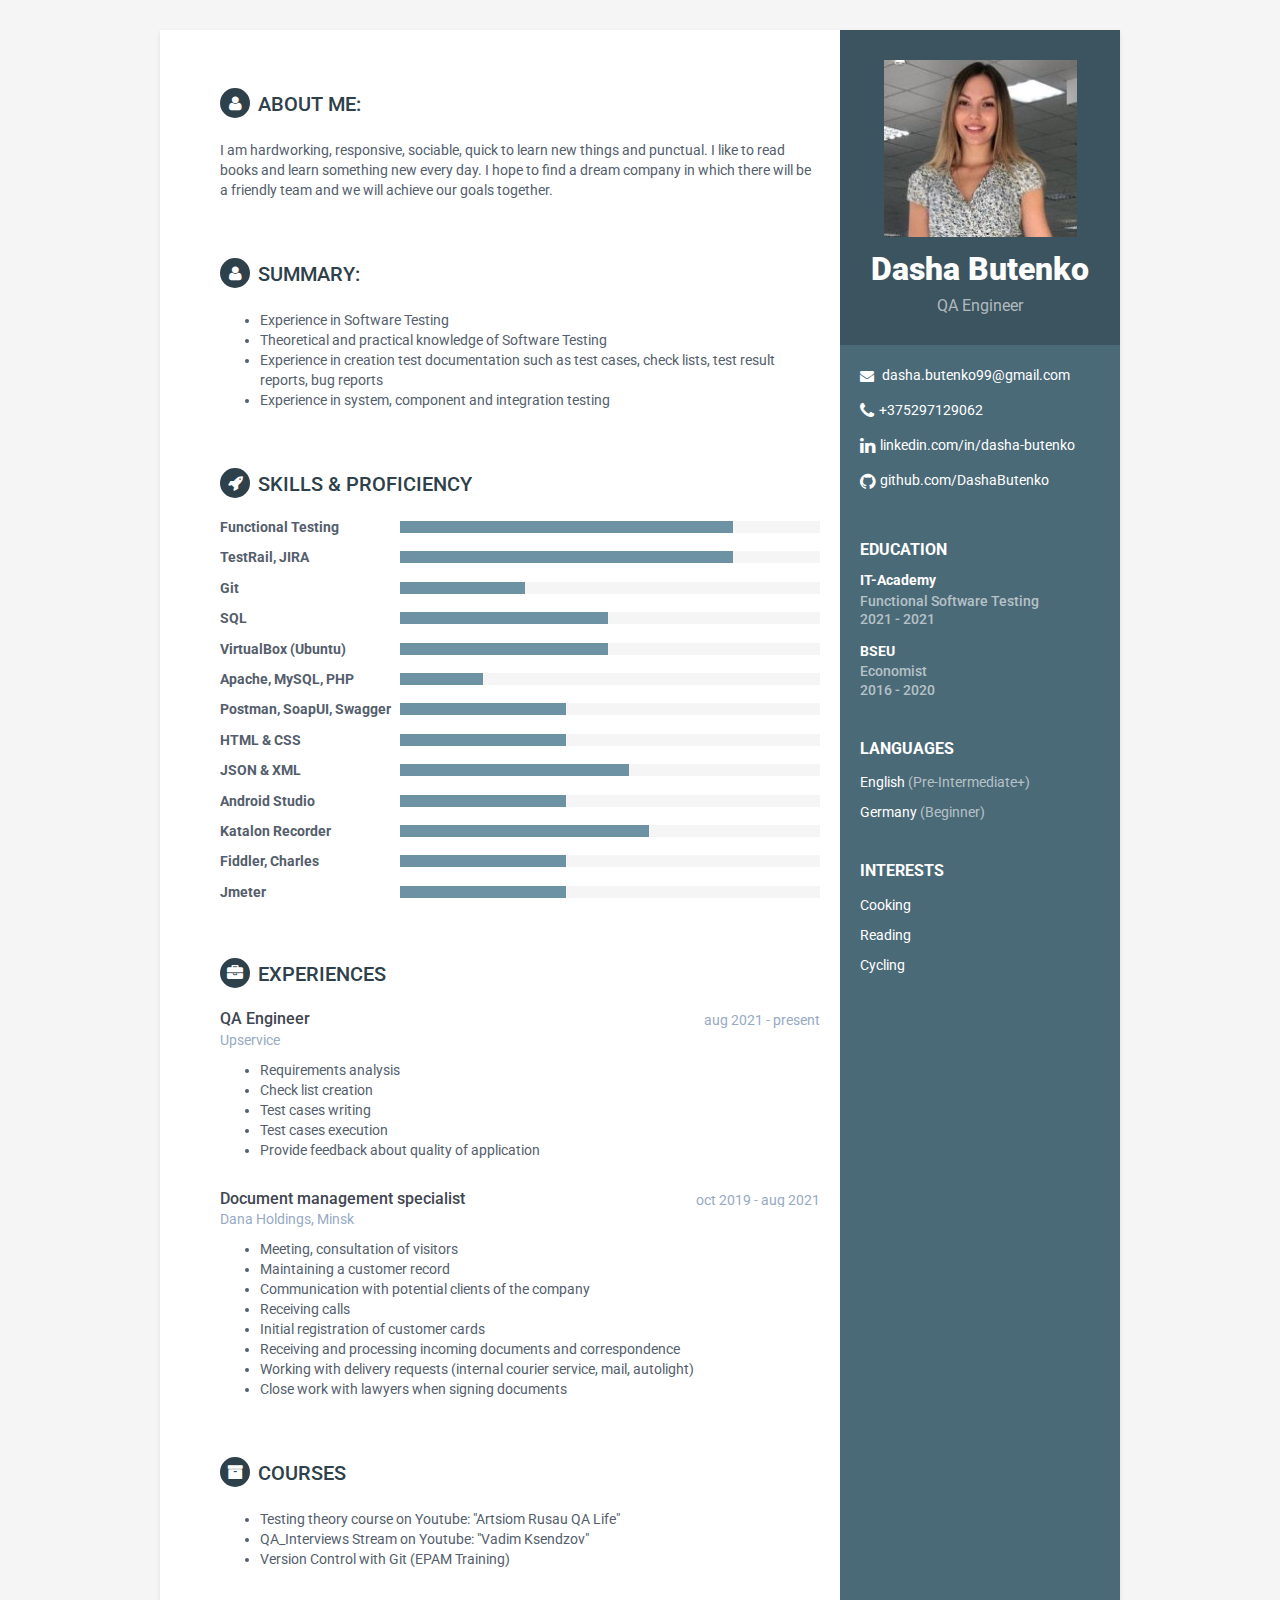
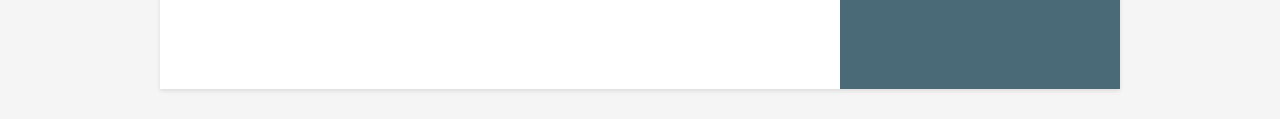
<file: index.html>
<!DOCTYPE html>
<!--[if IE 8]> <html lang="en" class="ie8"> <![endif]-->  
<!--[if IE 9]> <html lang="en" class="ie9"> <![endif]-->  
<!--[if !IE]><!--> <html lang="en"> <!--<![endif]-->  
<head>
    <title>Dasha Butenko</title>
    <!-- Meta -->
    <meta charset="utf-8">
    <meta http-equiv="X-UA-Compatible" content="IE=edge">
    <meta name="viewport" content="width=device-width, initial-scale=1.0">
    <meta name="description" content="Responsive HTML5 Resume/CV Template for Developers">
    <meta name="author" content="Xiaoying Riley at 3rd Wave Media">    
    <link rel="shortcut icon" href="favicon.ico">  
    <link href='https://fonts.googleapis.com/css?family=Roboto:400,500,400italic,300italic,300,500italic,700,700italic,900,900italic' rel='stylesheet' type='text/css'>
    <!-- Global CSS -->
    <link rel="stylesheet" href="assets/plugins/bootstrap/css/bootstrap.min.css">   
    <!-- Plugins CSS -->
    <link rel="stylesheet" href="assets/plugins/font-awesome/css/font-awesome.css">
    
    <!-- Theme CSS -->  
    <link id="theme-style" rel="stylesheet" href="assets/css/styles-6.css">
    <!-- HTML5 shim and Respond.js for IE8 support of HTML5 elements and media queries -->
    <!--[if lt IE 9]>
      <script src="https://oss.maxcdn.com/html5shiv/3.7.2/html5shiv.min.js"></script>
      <script src="https://oss.maxcdn.com/respond/1.4.2/respond.min.js"></script>
    <![endif]-->
</head> 

<body>
    <div class="wrapper">
        <div class="sidebar-wrapper">
            <div class="profile-container">
                <img class="profile" src="assets/images/me.jpg" alt="" />
                <h1 class="name">Dasha Butenko</h1>
                <h3 class="tagline">QA Engineer</h3>
            </div><!--//profile-container-->
            
            <div class="contact-container container-block">
                <ul class="list-unstyled contact-list">
                    <li class="email"><i class="fa fa-envelope"></i>
                <a href="mailto:dasha.butenko99@gmail.com">dasha.butenko99@gmail.com</a></li>
                    <li class="phone"><i class="fa fa-phone"></i><a href="tel:+375297129062">+375297129062</a></li>
                    <li class="linkedin"><i class="fa fa-linkedin"></i><a href="https://www.linkedin.com/in/dasha-butenko/" target="_blank">linkedin.com/in/dasha-butenko</a></li>
                    <li class="github"><i class="fa fa-github"></i><a href="https://github.com/DashaButenko" target="_blank">github.com/DashaButenko</a></li>
                </ul>
            </div><!--//contact-container-->
            <div class="education-container container-block">
                <h2 class="container-block-title">Education</h2>
                <div class="item">
                    <h4 class="degree">IT-Academy</h4>
                    <h5 class="meta">Functional Software Testing</h5>
                    <div class="time">2021 - 2021</div>
                </div><!--//item-->
                <div class="item">                                             <h4 class="degree">BSEU</h4>
                    <h5 class="meta">Economist</h5>
                    <div class="time">2016 - 2020</div>

                </div><!--//item-->
            </div><!--//education-container-->
            
            <div class="languages-container container-block">
                <h2 class="container-block-title">Languages</h2>
                <ul class="list-unstyled interests-list">
                    <li>English <span class="lang-desc">(Pre-Intermediate+)</span></li>
                    <li>Germany <span class="lang-desc">(Beginner)</span></li>
                </ul>
            </div><!--//interests-->
            
            <div class="interests-container container-block">
                <h2 class="container-block-title">Interests</h2>
                <ul class="list-unstyled interests-list">
                    <li>Cooking</li>
                    <li>Reading</li>
                    <li>Cycling</li>
                </ul>
            </div><!--//interests-->
            
        </div><!--//sidebar-wrapper-->
        
        <div class="main-wrapper">
            
            <section class="section summary-section">
                <h2 class="section-title"><i class="fa fa-user"></i>About me:</h2>
                <div class="summary">
                    <hi>I am hardworking, responsive, sociable, quick to learn new things and punctual. I like to read books and learn something new every day. I hope to find a dream company in which there will be a friendly team and we will achieve our goals together.</hi>
        
                </div><!--//summary-->
            </section><!--//section-->
            
            <section class="section summary-section">
                <h2 class="section-title"><i class="fa fa-user"></i>Summary:</h2>
                <div class="summary">
                    <ul>
                        <li>Experience in Software Testing</li>
                        <li>Theoretical and practical knowledge of Software Testing</li>
                        <li>Experience in creation test documentation such as test cases, check lists, test result reports, bug reports</li>
                        <li>Experience in system, component and integration testing</li>
                </div><!--//summary-->
            </section><!--//section-->
            
             <section class="skills-section section">
                <h2 class="section-title"><i class="fa fa-rocket"></i>Skills &amp; Proficiency</h2>
                <div class="skillset">        
                    <div class="item">
                        <h3 class="level-title">Functional Testing</h3>
                        <div class="level-bar">
                            <div class="level-bar-inner" data-level="80%">
                            </div>                                      
                        </div><!--//level-bar-->                                 
                    </div><!--//item-->
                    <div class="item">
                        <h3 class="level-title">TestRail, JIRA</h3>
                        <div class="level-bar">
                            <div class="level-bar-inner" data-level="80%">
                            </div>                                      
                        </div><!--//level-bar-->                                 
                    </div><!--//item-->

                    <div class="item">
                        <h3 class="level-title">Git</h3>
                        <div class="level-bar">
                            <div class="level-bar-inner" data-level="30%">
                            </div>                                      
                        </div><!--//level-bar-->                                 
                    </div><!--//item-->
                    
                    <div class="item">
                        <h3 class="level-title">SQL</h3>
                        <div class="level-bar">
                            <div class="level-bar-inner" data-level="50%">
                            </div>                                      
                        </div><!--//level-bar-->                                 
                    </div><!--//item-->
                    
                    
                     <div class="item">
                        <h3 class="level-title">VirtualBox (Ubuntu) </h3>
                        <div class="level-bar">
                            <div class="level-bar-inner" data-level="50%">
                            </div>                                      
                        </div><!--//level-bar-->                                 
                    </div><!--//item-->
                    
                    <div class="item">
                        <h3 class="level-title">Apache, MySQL, PHP</h3>
                        <div class="level-bar">
                            <div class="level-bar-inner" data-level="20%">
                            </div>                                      
                        </div><!--//level-bar-->                                 
                    </div><!--//item-->
                    
                    <div class="item">
                        <h3 class="level-title">Postman, SoapUI, Swagger</h3>
                        <div class="level-bar">
                            <div class="level-bar-inner" data-level="40%">
                            </div>                                      
                        </div><!--//level-bar-->                                 
                    </div><!--//item-->
                    
                    <div class="item">
                        <h3 class="level-title">HTML &amp; CSS</h3>
                        <div class="level-bar">
                            <div class="level-bar-inner" data-level="40%">
                            </div>                                      
                        </div><!--//level-bar-->                                 
                    </div><!--//item-->  
                    
                        <div class="item">
                        <h3 class="level-title">JSON &amp; XML </h3>
                        <div class="level-bar">
                            <div class="level-bar-inner" data-level="55%">
                            </div>                                      
                        </div><!--//level-bar-->                                 
                    </div><!--//item-->
                    <div class="item">
                        <h3 class="level-title">Android Studio</h3>
                        <div class="level-bar">
                            <div class="level-bar-inner" data-level="40%">
                            </div>                                      
                        </div><!--//level-bar-->                                 
                    </div><!--//item--> 
                    
                    <div class="item">
                        <h3 class="level-title">Katalon Recorder</h3>
                        <div class="level-bar">
                            <div class="level-bar-inner" data-level="60%">
                            </div>                                      
                        </div><!--//level-bar-->                                 
                    </div><!--//item-->
                    <div class="item">
                        <h3 class="level-title">Fiddler, Charles</h3>
                        <div class="level-bar">
                            <div class="level-bar-inner" data-level="40%">
                            </div>                                      
                        </div><!--//level-bar-->                                 
                    </div><!--//item-->
                    <div class="item">
                        <h3 class="level-title">Jmeter</h3>
                        <div class="level-bar">
                            <div class="level-bar-inner" data-level="40%">
                            </div>                                      
                        </div><!--//level-bar-->                                 
                    </div><!--//item-->



                    
                       </div><!--//summary-->
            </section><!--//section-->
            
            <section class="section experiences-section">
                <h2 class="section-title"><i class="fa fa-briefcase"></i>Experiences</h2>
                
                <div class="item">
                    <div class="meta">
                        <div class="upper-row">
                            <h3 class="job-title">QA Engineer</h3>
                            <div class="time">aug 2021 - present</div>
                        </div><!--//upper-row-->
                        <div class="company">Upservice</div>
                        <ul>
                        <li>Requirements analysis</li>
                        <li>Check list creation</li>
                        <li>Test cases writing</li>
                        <li>Test cases execution</li>
                        <li>Provide feedback about quality of application</li>
                        </ul>
                     
                    </div><!--//details-->
                </div><!--//item-->
                
                <div class="item">
                    <div class="meta">
                        <div class="upper-row">
                            <h3 class="job-title">Document management specialist</h3>
                            <div class="time">oct 2019 - aug 2021</div>
                        </div><!--//upper-row-->
                        <div class="company">Dana Holdings, Minsk</div>
                        <ul>
                        <li>Meeting, consultation of visitors</li>
                        <li>Maintaining a customer record</li>
                        <li>Communication with potential clients of the company</li>
                        <li>Receiving calls</li>
                        <li>Initial registration of customer cards</li>
                        <li>Receiving and processing incoming documents and correspondence</li>
                        <li>Working with delivery requests (internal courier service, mail, autolight)</li>
                        <li>Сlose work with lawyers when signing documents</li>
                        </ul>
                     
                    </div><!--//details-->
                </div><!--//item-->
                
    
                
            </section><!--//section-->
            
            <section class="section projects-section">
                <h2 class="section-title"><i class="fa fa-archive"></i>Courses</h2>
                <div class="intro">
                    <p> 
                       <ul>
                           <li>Testing theory course on Youtube: "Artsiom Rusau QA Life"</li>
                           <li>QA_Interviews Stream on Youtube: "Vadim Ksendzov"</li>
                     
                     <li>Version Control with Git (EPAM Training)</li> </ul> </p>
                    
                </div><!--//intro-->
                

    <script type="text/javascript" src="assets/plugins/jquery-1.11.3.min.js"></script>
    <script type="text/javascript" src="assets/plugins/bootstrap/js/bootstrap.min.js"></script>    
    <!-- custom js -->
    <script type="text/javascript" src="assets/js/main.js"></script>            
</body>
</html>
</file>
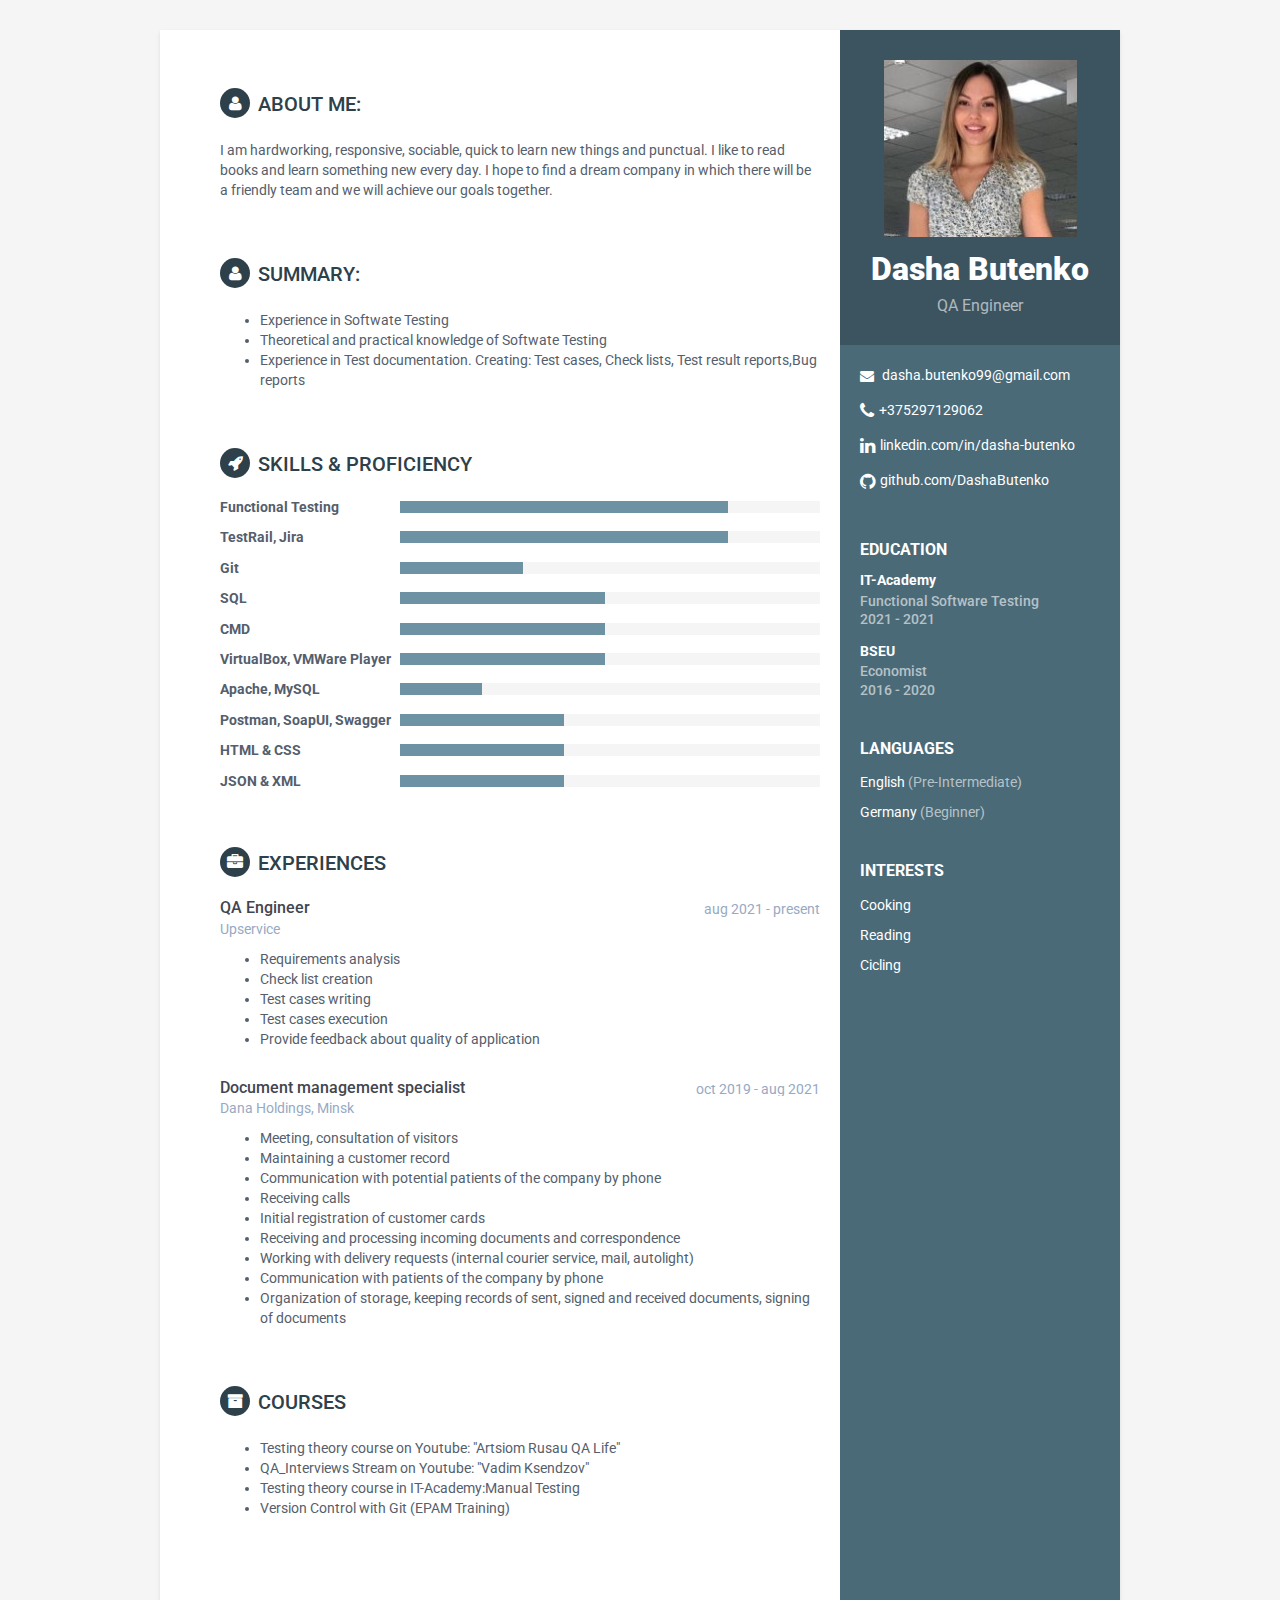
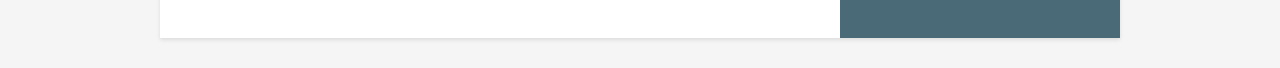
<file: resume/index.html>
<!DOCTYPE html>
<!--[if IE 8]> <html lang="en" class="ie8"> <![endif]-->  
<!--[if IE 9]> <html lang="en" class="ie9"> <![endif]-->  
<!--[if !IE]><!--> <html lang="en"> <!--<![endif]-->  
<head>
    <title>Resume/Dasha Butenko</title>
    <!-- Meta -->
    <meta charset="utf-8">
    <meta http-equiv="X-UA-Compatible" content="IE=edge">
    <meta name="viewport" content="width=device-width, initial-scale=1.0">
    <meta name="description" content="Responsive HTML5 Resume/CV Template for Developers">
    <meta name="author" content="Xiaoying Riley at 3rd Wave Media">    
    <link rel="shortcut icon" href="favicon.ico">  
    <link href='https://fonts.googleapis.com/css?family=Roboto:400,500,400italic,300italic,300,500italic,700,700italic,900,900italic' rel='stylesheet' type='text/css'>
    <!-- Global CSS -->
    <link rel="stylesheet" href="assets/plugins/bootstrap/css/bootstrap.min.css">   
    <!-- Plugins CSS -->
    <link rel="stylesheet" href="assets/plugins/font-awesome/css/font-awesome.css">
    
    <!-- Theme CSS -->  
    <link id="theme-style" rel="stylesheet" href="assets/css/styles-6.css">
    <!-- HTML5 shim and Respond.js for IE8 support of HTML5 elements and media queries -->
    <!--[if lt IE 9]>
      <script src="https://oss.maxcdn.com/html5shiv/3.7.2/html5shiv.min.js"></script>
      <script src="https://oss.maxcdn.com/respond/1.4.2/respond.min.js"></script>
    <![endif]-->
</head> 

<body>
    <div class="wrapper">
        <div class="sidebar-wrapper">
            <div class="profile-container">
                <img class="profile" src="assets/images/me.jpg" alt="" />
                <h1 class="name">Dasha Butenko</h1>
                <h3 class="tagline">QA Engineer</h3>
            </div><!--//profile-container-->
            
            <div class="contact-container container-block">
                <ul class="list-unstyled contact-list">
                    <li class="email"><i class="fa fa-envelope"></i>
                <a href="mailto:dasha.butenko99@gmail.com">dasha.butenko99@gmail.com</a></li>
                    <li class="phone"><i class="fa fa-phone"></i><a href="tel:+375297129062">+375297129062</a></li>
                    <li class="linkedin"><i class="fa fa-linkedin"></i><a href="https://www.linkedin.com/in/dasha-butenko/" target="_blank">linkedin.com/in/dasha-butenko</a></li>
                    <li class="github"><i class="fa fa-github"></i><a href="https://github.com/DashaButenko" target="_blank">github.com/DashaButenko</a></li>
                </ul>
            </div><!--//contact-container-->
            <div class="education-container container-block">
                <h2 class="container-block-title">Education</h2>
                <div class="item">
                    <h4 class="degree">IT-Academy</h4>
                    <h5 class="meta">Functional Software Testing</h5>
                    <div class="time">2021 - 2021</div>
                </div><!--//item-->
                <div class="item">                                             <h4 class="degree">BSEU</h4>
                    <h5 class="meta">Economist</h5>
                    <div class="time">2016 - 2020</div>

                </div><!--//item-->
            </div><!--//education-container-->
            
            <div class="languages-container container-block">
                <h2 class="container-block-title">Languages</h2>
                <ul class="list-unstyled interests-list">
                    <li>English <span class="lang-desc">(Pre-Intermediate)</span></li>
                    <li>Germany <span class="lang-desc">(Beginner)</span></li>
                </ul>
            </div><!--//interests-->
            
            <div class="interests-container container-block">
                <h2 class="container-block-title">Interests</h2>
                <ul class="list-unstyled interests-list">
                    <li>Cooking</li>
                    <li>Reading</li>
                    <li>Cicling</li>
                </ul>
            </div><!--//interests-->
            
        </div><!--//sidebar-wrapper-->
        
        <div class="main-wrapper">
            
            <section class="section summary-section">
                <h2 class="section-title"><i class="fa fa-user"></i>About me:</h2>
                <div class="summary">
                    <hi>I am hardworking, responsive, sociable, quick to learn new things and punctual. I like to read books and learn something new every day. I hope to find a dream company in which there will be a friendly team and we will achieve our goals together.</hi>
        
                </div><!--//summary-->
            </section><!--//section-->
            
            <section class="section summary-section">
                <h2 class="section-title"><i class="fa fa-user"></i>Summary:</h2>
                <div class="summary">
                    <ul>
                        <li>Experience in Softwate Testing</li>
                        <li>Theoretical and practical knowledge of Softwate Testing</li>
                        <li>Experience in Test documentation. Creating: Test cases, Check lists, Test result reports,Bug reports</li>
                </div><!--//summary-->
            </section><!--//section-->
            
             <section class="skills-section section">
                <h2 class="section-title"><i class="fa fa-rocket"></i>Skills &amp; Proficiency</h2>
                <div class="skillset">        
                    <div class="item">
                        <h3 class="level-title">Functional Testing</h3>
                        <div class="level-bar">
                            <div class="level-bar-inner" data-level="80%">
                            </div>                                      
                        </div><!--//level-bar-->                                 
                    </div><!--//item-->
                    <div class="item">
                        <h3 class="level-title">TestRail, Jira</h3>
                        <div class="level-bar">
                            <div class="level-bar-inner" data-level="80%">
                            </div>                                      
                        </div><!--//level-bar-->                                 
                    </div><!--//item-->

                    <div class="item">
                        <h3 class="level-title">Git</h3>
                        <div class="level-bar">
                            <div class="level-bar-inner" data-level="30%">
                            </div>                                      
                        </div><!--//level-bar-->                                 
                    </div><!--//item-->
                    
                    <div class="item">
                        <h3 class="level-title">SQL</h3>
                        <div class="level-bar">
                            <div class="level-bar-inner" data-level="50%">
                            </div>                                      
                        </div><!--//level-bar-->                                 
                    </div><!--//item-->
                    
                    <div class="item">
                        <h3 class="level-title">CMD</h3>
                        <div class="level-bar">
                            <div class="level-bar-inner" data-level="50%">
                            </div>                                      
                        </div><!--//level-bar-->                                 
                    </div><!--//item-->
                    
                     <div class="item">
                        <h3 class="level-title">VirtualBox, VMWare Player</h3>
                        <div class="level-bar">
                            <div class="level-bar-inner" data-level="50%">
                            </div>                                      
                        </div><!--//level-bar-->                                 
                    </div><!--//item-->
                    
                    <div class="item">
                        <h3 class="level-title">Apache, MySQL</h3>
                        <div class="level-bar">
                            <div class="level-bar-inner" data-level="20%">
                            </div>                                      
                        </div><!--//level-bar-->                                 
                    </div><!--//item-->
                    
                    <div class="item">
                        <h3 class="level-title">Postman, SoapUI, Swagger</h3>
                        <div class="level-bar">
                            <div class="level-bar-inner" data-level="40%">
                            </div>                                      
                        </div><!--//level-bar-->                                 
                    </div><!--//item-->
                    
                    <div class="item">
                        <h3 class="level-title">HTML &amp; CSS</h3>
                        <div class="level-bar">
                            <div class="level-bar-inner" data-level="40%">
                            </div>                                      
                        </div><!--//level-bar-->                                 
                    </div><!--//item-->  
                    
                        <div class="item">
                        <h3 class="level-title">JSON &amp; XML</h3>
                        <div class="level-bar">
                            <div class="level-bar-inner" data-level="40%">
                            </div>                                      
                        </div><!--//level-bar-->                                 
                    </div><!--//item--> 

                    
                       </div><!--//summary-->
            </section><!--//section-->
            
            <section class="section experiences-section">
                <h2 class="section-title"><i class="fa fa-briefcase"></i>Experiences</h2>
                
                <div class="item">
                    <div class="meta">
                        <div class="upper-row">
                            <h3 class="job-title">QA Engineer</h3>
                            <div class="time">aug 2021 - present</div>
                        </div><!--//upper-row-->
                        <div class="company">Upservice</div>
                        <ul>
                        <li>Requirements analysis</li>
                        <li>Check list creation</li>
                        <li>Test cases writing</li>
                        <li>Test cases execution</li>
                        <li>Provide feedback about quality of application</li>
                        </ul>
                     
                    </div><!--//details-->
                </div><!--//item-->
                
                <div class="item">
                    <div class="meta">
                        <div class="upper-row">
                            <h3 class="job-title">Document management specialist</h3>
                            <div class="time">oct 2019 - aug 2021</div>
                        </div><!--//upper-row-->
                        <div class="company">Dana Holdings, Minsk</div>
                        <ul>
                        <li>Meeting, consultation of visitors</li>
                        <li>Maintaining a customer record</li>
                        <li>Communication with potential patients of the company by phone</li>
                        <li>Receiving calls</li>
                        <li>Initial registration of customer cards</li>
                        <li>Receiving and processing incoming documents and correspondence</li>
                        <li>Working with delivery requests (internal courier service, mail, autolight)</li>
                        <li>Communication with patients of the company by phone</li>
                        <li>Organization of storage, keeping records of sent, signed and received documents, signing of documents</li>
                        </ul>
                     
                    </div><!--//details-->
                </div><!--//item-->
                
    
                
            </section><!--//section-->
            
            <section class="section projects-section">
                <h2 class="section-title"><i class="fa fa-archive"></i>Courses</h2>
                <div class="intro">
                    <p> 
                       <ul>
                           <li>Testing theory course on Youtube: "Artsiom Rusau QA Life"</li>
                           <li>QA_Interviews Stream on Youtube: "Vadim Ksendzov"</li>
                     <li>Testing theory course in IT-Academy:Manual Testing </li>
                     <li>Version Control with Git (EPAM Training)</li> </ul> </p>
                    
                </div><!--//intro-->
                

    <script type="text/javascript" src="assets/plugins/jquery-1.11.3.min.js"></script>
    <script type="text/javascript" src="assets/plugins/bootstrap/js/bootstrap.min.js"></script>    
    <!-- custom js -->
    <script type="text/javascript" src="assets/js/main.js"></script>            
</body>
</html>
</file>
<file: assets/css/styles-6.css>
/*   
 * Template Name: Orbit - Responsive Resume/CV Template for Developers
 * Version: 1.0
 * Author: Xiaoying Riley
 * Twitter: @3rdwave_themes
 * License: Creative Commons Attribution 3.0 License
 * Website: http://themes.3rdwavemedia.com/
*/
/* styles-6.css */
/* ======= Base ======= */
body {
  font-family: 'Roboto', sans-serif;
  color: #545E6C;
  background: #f5f5f5;
  font-size: 14px;
  padding: 30px;
  -webkit-font-smoothing: antialiased;
  -moz-osx-font-smoothing: grayscale;
}
h1,
h2,
h3,
h4,
h5,
h6 {
  font-weight: 700;
}
a {
  color: #2e4049;
  -webkit-transition: all 0.4s ease-in-out;
  -moz-transition: all 0.4s ease-in-out;
  -ms-transition: all 0.4s ease-in-out;
  -o-transition: all 0.4s ease-in-out;
}
a:hover {
  text-decoration: underline;
  color: #10171a;
}
a:focus {
  text-decoration: none;
}
p {
  line-height: 1.5;
}
.wrapper {
  background: #4B6A78;
  max-width: 960px;
  margin: 0 auto;
  position: relative;
  -webkit-box-shadow: 0px 2px 4px rgba(0, 0, 0, 0.1);
  -moz-box-shadow: 0px 2px 4px rgba(0, 0, 0, 0.1);
  box-shadow: 0px 2px 4px rgba(0, 0, 0, 0.1);
}
.sidebar-wrapper {
  background: #4B6A78;
  position: absolute;
  right: 0;
  width: 280px;
  height: 100%;
  min-height: 800px;
  color: #fff;
}
.sidebar-wrapper a {
  color: #fff;
}
.sidebar-wrapper .profile-container {
  padding: 30px;
  background: rgba(0, 0, 0, 0.2);
  text-align: center;
  color: #fff;
}
.sidebar-wrapper .name {
  font-size: 32px;
  font-weight: 900;
  margin-top: 0;
  margin-bottom: 10px;
}
.sidebar-wrapper .tagline {
  color: rgba(255, 255, 255, 0.6);
  font-size: 16px;
  font-weight: 400;
  margin-top: 0;
  margin-bottom: 0;
}
.sidebar-wrapper .profile {
  margin-bottom: 15px;
}
.sidebar-wrapper .contact-list .fa {
  margin-right: 5px;
  font-size: 18px;
  vertical-align: middle;
}
.sidebar-wrapper .contact-list li {
  margin-bottom: 15px;
}
.sidebar-wrapper .contact-list li:last-child {
  margin-bottom: 0;
}
.sidebar-wrapper .contact-list .email .fa {
  font-size: 14px;
}
.sidebar-wrapper .container-block {
  padding: 20px;
}
.sidebar-wrapper .container-block-title {
  text-transform: uppercase;
  font-size: 16px;
  font-weight: 700;
  margin-top: 0;
  margin-bottom: 15px;
}
.sidebar-wrapper .degree {
  font-size: 14px;
  margin-top: 0;
  margin-bottom: 5px;
}
.sidebar-wrapper .education-container .item {
  margin-bottom: 15px;
}
.sidebar-wrapper .education-container .item:last-child {
  margin-bottom: 0;
}
.sidebar-wrapper .education-container .meta {
  color: rgba(255, 255, 255, 0.6);
  font-weight: 500;
  margin-bottom: 0px;
  margin-top: 0;
}
.sidebar-wrapper .education-container .time {
  color: rgba(255, 255, 255, 0.6);
  font-weight: 500;
  margin-bottom: 0px;
}
.sidebar-wrapper .languages-container .lang-desc {
  color: rgba(255, 255, 255, 0.6);
}
.sidebar-wrapper .languages-list {
  margin-bottom: 0;
}
.sidebar-wrapper .languages-list li {
  margin-bottom: 10px;
}
.sidebar-wrapper .languages-list li:last-child {
  margin-bottom: 0;
}
.sidebar-wrapper .interests-list {
  margin-bottom: 0;
}
.sidebar-wrapper .interests-list li {
  margin-bottom: 10px;
}
.sidebar-wrapper .interests-list li:last-child {
  margin-bottom: 0;
}
.main-wrapper {
  background: #fff;
  padding: 60px;
  padding-right: 300px;
}
.main-wrapper .section-title {
  text-transform: uppercase;
  font-size: 20px;
  font-weight: 500;
  color: #2e4049;
  position: relative;
  margin-top: 0;
  margin-bottom: 20px;
}
.main-wrapper .section-title .fa {
  width: 30px;
  height: 30px;
  margin-right: 8px;
  display: inline-block;
  color: #fff;
  -webkit-border-radius: 50%;
  -moz-border-radius: 50%;
  -ms-border-radius: 50%;
  -o-border-radius: 50%;
  border-radius: 50%;
  -moz-background-clip: padding;
  -webkit-background-clip: padding-box;
  background-clip: padding-box;
  background: #2e4049;
  text-align: center;
  padding-top: 8px;
  font-size: 16px;
  position: relative;
  top: -2px;
}
.main-wrapper .section {
  margin-bottom: 60px;
}
.main-wrapper .experiences-section .item {
  margin-bottom: 30px;
}
.main-wrapper .upper-row {
  position: relative;
  overflow: hidden;
  margin-bottom: 2px;
}
.main-wrapper .job-title {
  color: #3F4650;
  font-size: 16px;
  margin-top: 0;
  margin-bottom: 0;
  font-weight: 500;
}
.main-wrapper .time {
  position: absolute;
  right: 0;
  top: 0;
  color: #97AAC3;
}
.main-wrapper .company {
  margin-bottom: 10px;
  color: #97AAC3;
}
.main-wrapper .project-title {
  font-size: 16px;
  font-weight: 400;
  margin-top: 0;
  margin-bottom: 5px;
}
.main-wrapper .projects-section .intro {
  margin-bottom: 30px;
}
.main-wrapper .projects-section .item {
  margin-bottom: 15px;
}
.skillset .item {
  margin-bottom: 15px;
  overflow: hidden;
}
.skillset .level-title {
  font-size: 14px;
  margin-top: 0;
  margin-bottom: 12px;
}
.skillset .level-bar {
  height: 12px;
  background: #f5f5f5;
}
.skillset .level-bar-inner {
  height: 12px;
  background: #6c92a3;
}
.footer {
  padding: 30px;
  padding-top: 60px;
}
.footer .copyright {
  line-height: 1.6;
  color: #545E6C;
  font-size: 13px;
}
.footer .fa-heart {
  color: #fb866a;
}
/* Extra small devices (phones, less than 768px) */
@media (max-width: 767px) {
  .sidebar-wrapper {
    position: static;
    width: inherit;
  }
  .main-wrapper {
    padding: 30px;
  }
  .main-wrapper .time {
    position: static;
    display: block;
    margin-top: 5px;
  }
  .main-wrapper .upper-row {
    margin-bottom: 0;
  }
}
/* Small devices (tablets, 768px and up) */
/* Medium devices (desktops, 992px and up) */
@media (min-width: 992px) {
  .skillset .level-title {
    display: inline-block;
    float: left;
    width: 30%;
    margin-bottom: 0;
  }
  .skillset .level-bar {
    display: inline-block;
    width: 70%;
    float: left;
    position: relative;
    top: 1px;
  }
}
/* Large devices (large desktops, 1200px and up) */
/* Ex-Large devices (large desktops, 1200px and up) */
</file>
<file: resume/assets/css/styles-6.css>
/*   
 * Template Name: Orbit - Responsive Resume/CV Template for Developers
 * Version: 1.0
 * Author: Xiaoying Riley
 * Twitter: @3rdwave_themes
 * License: Creative Commons Attribution 3.0 License
 * Website: http://themes.3rdwavemedia.com/
*/
/* styles-6.css */
/* ======= Base ======= */
body {
  font-family: 'Roboto', sans-serif;
  color: #545E6C;
  background: #f5f5f5;
  font-size: 14px;
  padding: 30px;
  -webkit-font-smoothing: antialiased;
  -moz-osx-font-smoothing: grayscale;
}
h1,
h2,
h3,
h4,
h5,
h6 {
  font-weight: 700;
}
a {
  color: #2e4049;
  -webkit-transition: all 0.4s ease-in-out;
  -moz-transition: all 0.4s ease-in-out;
  -ms-transition: all 0.4s ease-in-out;
  -o-transition: all 0.4s ease-in-out;
}
a:hover {
  text-decoration: underline;
  color: #10171a;
}
a:focus {
  text-decoration: none;
}
p {
  line-height: 1.5;
}
.wrapper {
  background: #4B6A78;
  max-width: 960px;
  margin: 0 auto;
  position: relative;
  -webkit-box-shadow: 0px 2px 4px rgba(0, 0, 0, 0.1);
  -moz-box-shadow: 0px 2px 4px rgba(0, 0, 0, 0.1);
  box-shadow: 0px 2px 4px rgba(0, 0, 0, 0.1);
}
.sidebar-wrapper {
  background: #4B6A78;
  position: absolute;
  right: 0;
  width: 280px;
  height: 100%;
  min-height: 800px;
  color: #fff;
}
.sidebar-wrapper a {
  color: #fff;
}
.sidebar-wrapper .profile-container {
  padding: 30px;
  background: rgba(0, 0, 0, 0.2);
  text-align: center;
  color: #fff;
}
.sidebar-wrapper .name {
  font-size: 32px;
  font-weight: 900;
  margin-top: 0;
  margin-bottom: 10px;
}
.sidebar-wrapper .tagline {
  color: rgba(255, 255, 255, 0.6);
  font-size: 16px;
  font-weight: 400;
  margin-top: 0;
  margin-bottom: 0;
}
.sidebar-wrapper .profile {
  margin-bottom: 15px;
}
.sidebar-wrapper .contact-list .fa {
  margin-right: 5px;
  font-size: 18px;
  vertical-align: middle;
}
.sidebar-wrapper .contact-list li {
  margin-bottom: 15px;
}
.sidebar-wrapper .contact-list li:last-child {
  margin-bottom: 0;
}
.sidebar-wrapper .contact-list .email .fa {
  font-size: 14px;
}
.sidebar-wrapper .container-block {
  padding: 20px;
}
.sidebar-wrapper .container-block-title {
  text-transform: uppercase;
  font-size: 16px;
  font-weight: 700;
  margin-top: 0;
  margin-bottom: 15px;
}
.sidebar-wrapper .degree {
  font-size: 14px;
  margin-top: 0;
  margin-bottom: 5px;
}
.sidebar-wrapper .education-container .item {
  margin-bottom: 15px;
}
.sidebar-wrapper .education-container .item:last-child {
  margin-bottom: 0;
}
.sidebar-wrapper .education-container .meta {
  color: rgba(255, 255, 255, 0.6);
  font-weight: 500;
  margin-bottom: 0px;
  margin-top: 0;
}
.sidebar-wrapper .education-container .time {
  color: rgba(255, 255, 255, 0.6);
  font-weight: 500;
  margin-bottom: 0px;
}
.sidebar-wrapper .languages-container .lang-desc {
  color: rgba(255, 255, 255, 0.6);
}
.sidebar-wrapper .languages-list {
  margin-bottom: 0;
}
.sidebar-wrapper .languages-list li {
  margin-bottom: 10px;
}
.sidebar-wrapper .languages-list li:last-child {
  margin-bottom: 0;
}
.sidebar-wrapper .interests-list {
  margin-bottom: 0;
}
.sidebar-wrapper .interests-list li {
  margin-bottom: 10px;
}
.sidebar-wrapper .interests-list li:last-child {
  margin-bottom: 0;
}
.main-wrapper {
  background: #fff;
  padding: 60px;
  padding-right: 300px;
}
.main-wrapper .section-title {
  text-transform: uppercase;
  font-size: 20px;
  font-weight: 500;
  color: #2e4049;
  position: relative;
  margin-top: 0;
  margin-bottom: 20px;
}
.main-wrapper .section-title .fa {
  width: 30px;
  height: 30px;
  margin-right: 8px;
  display: inline-block;
  color: #fff;
  -webkit-border-radius: 50%;
  -moz-border-radius: 50%;
  -ms-border-radius: 50%;
  -o-border-radius: 50%;
  border-radius: 50%;
  -moz-background-clip: padding;
  -webkit-background-clip: padding-box;
  background-clip: padding-box;
  background: #2e4049;
  text-align: center;
  padding-top: 8px;
  font-size: 16px;
  position: relative;
  top: -2px;
}
.main-wrapper .section {
  margin-bottom: 60px;
}
.main-wrapper .experiences-section .item {
  margin-bottom: 30px;
}
.main-wrapper .upper-row {
  position: relative;
  overflow: hidden;
  margin-bottom: 2px;
}
.main-wrapper .job-title {
  color: #3F4650;
  font-size: 16px;
  margin-top: 0;
  margin-bottom: 0;
  font-weight: 500;
}
.main-wrapper .time {
  position: absolute;
  right: 0;
  top: 0;
  color: #97AAC3;
}
.main-wrapper .company {
  margin-bottom: 10px;
  color: #97AAC3;
}
.main-wrapper .project-title {
  font-size: 16px;
  font-weight: 400;
  margin-top: 0;
  margin-bottom: 5px;
}
.main-wrapper .projects-section .intro {
  margin-bottom: 30px;
}
.main-wrapper .projects-section .item {
  margin-bottom: 15px;
}
.skillset .item {
  margin-bottom: 15px;
  overflow: hidden;
}
.skillset .level-title {
  font-size: 14px;
  margin-top: 0;
  margin-bottom: 12px;
}
.skillset .level-bar {
  height: 12px;
  background: #f5f5f5;
}
.skillset .level-bar-inner {
  height: 12px;
  background: #6c92a3;
}
.footer {
  padding: 30px;
  padding-top: 60px;
}
.footer .copyright {
  line-height: 1.6;
  color: #545E6C;
  font-size: 13px;
}
.footer .fa-heart {
  color: #fb866a;
}
/* Extra small devices (phones, less than 768px) */
@media (max-width: 767px) {
  .sidebar-wrapper {
    position: static;
    width: inherit;
  }
  .main-wrapper {
    padding: 30px;
  }
  .main-wrapper .time {
    position: static;
    display: block;
    margin-top: 5px;
  }
  .main-wrapper .upper-row {
    margin-bottom: 0;
  }
}
/* Small devices (tablets, 768px and up) */
/* Medium devices (desktops, 992px and up) */
@media (min-width: 992px) {
  .skillset .level-title {
    display: inline-block;
    float: left;
    width: 30%;
    margin-bottom: 0;
  }
  .skillset .level-bar {
    display: inline-block;
    width: 70%;
    float: left;
    position: relative;
    top: 1px;
  }
}
/* Large devices (large desktops, 1200px and up) */
/* Ex-Large devices (large desktops, 1200px and up) */
</file>
